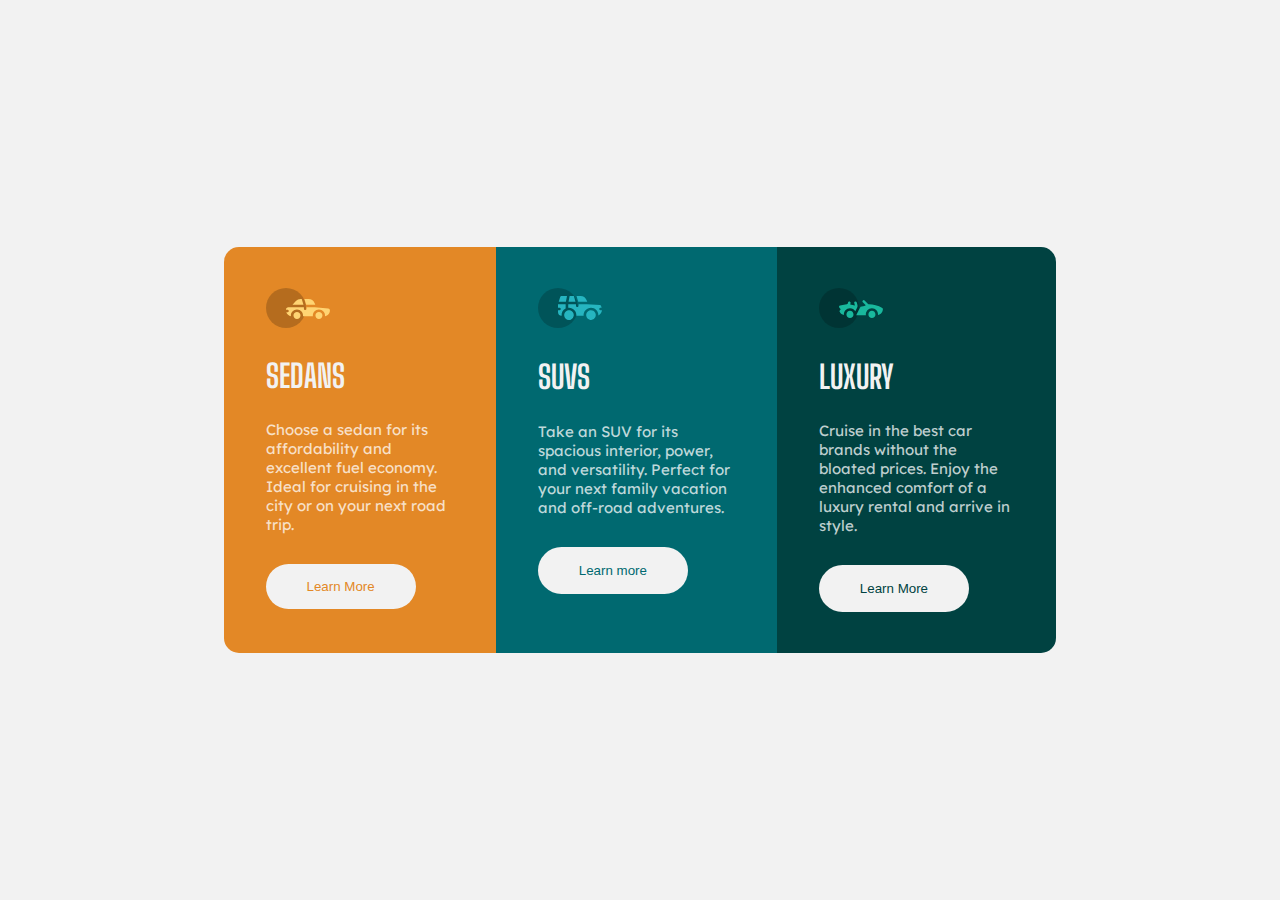
<file: 3-column-preview-card-component-main/index.html>
<!DOCTYPE html>
<html lang="en">

<head>
  <meta charset="UTF-8">
  <meta name="viewport" content="width=device-width, initial-scale=1.0">
  <!-- displays site properly based on user's device -->

  <link rel="icon" type="image/png" sizes="32x32" href="./images/favicon-32x32.png">

  <title>Frontend Mentor | 3-column preview card component</title>

  <!-- Feel free to remove these styles or customise in your own stylesheet 👍 -->
  <!-- <style>
    .attribution { font-size: 11px; text-align: center; }
    .attribution a { color: hsl(228, 45%, 44%); }
  </style> -->

  <link rel="preconnect" href="https://fonts.googleapis.com">
  <link rel="preconnect" href="https://fonts.gstatic.com" crossorigin>
  <link href="https://fonts.googleapis.com/css2?family=Lexend+Deca&display=swap" rel="stylesheet">

  <link rel="preconnect" href="https://fonts.googleapis.com">
  <link rel="preconnect" href="https://fonts.gstatic.com" crossorigin>
  <link href="https://fonts.googleapis.com/css2?family=Big+Shoulders+Display:wght@700&display=swap" rel="stylesheet">


  <link rel="stylesheet" href="./css/style.css">
</head>

<body>

  <div class="card">

    <div class="sedans">
      <img src="./images/icon-sedans.svg" alt="sedan-car">
      <h2>Sedans</h2>
      <p> Choose a sedan for its affordability and excellent fuel economy. Ideal for cruising in the city
        or on your next road trip.</p>
      <button>Learn More</button>
    </div>

    <div class="suvs">
      <img src="./images/icon-suvs.svg" alt="suv-car">
      <h2>SUVs</h2>
      <p>Take an SUV for its spacious interior, power, and versatility. Perfect for your next family vacation
        and off-road adventures.</p>
      <button>Learn more</button>
    </div>

    <div class="luxury">
      <img src="./images/icon-luxury.svg" alt="">
      <h2> Luxury</h2>
      <p>Cruise in the best car brands without the bloated prices. Enjoy the enhanced comfort of a luxury
        rental and arrive in style.</p>
      <button>Learn More</button>
    </div>
  </div>








  <!--   
  <div class="attribution">
    Challenge by <a href="https://www.frontendmentor.io?ref=challenge" target="_blank">Frontend Mentor</a>. 
    Coded by <a href="#">Your Name Here</a>.
  </div> -->
</body>

</html>
</file>
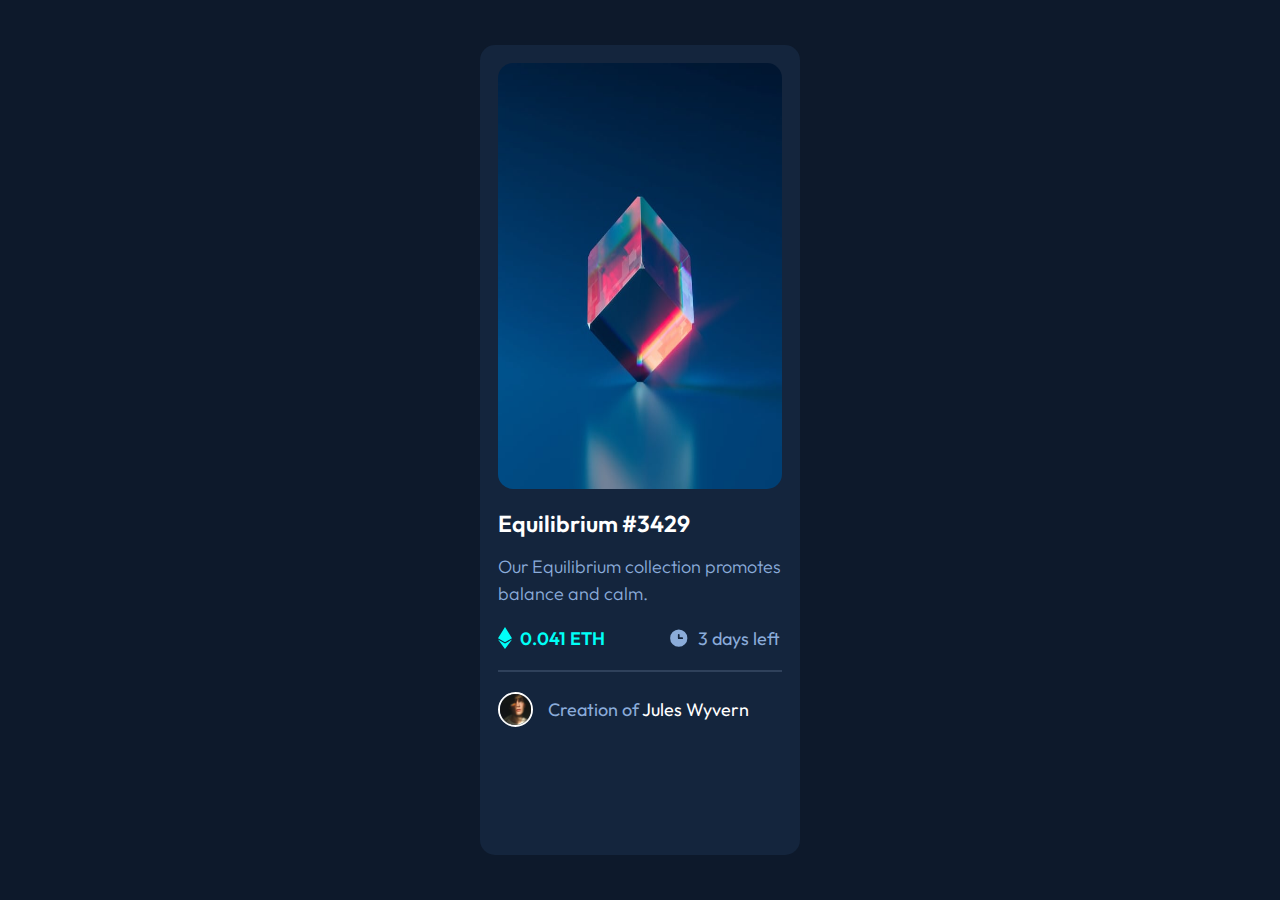
<file: nft-preview-card-component-main/index.html>
<!DOCTYPE html>
<html lang="en">

<head>
  <meta charset="UTF-8">
  <meta name="viewport" content="width=device-width, initial-scale=1.0">
  <!-- displays site properly based on user's device -->

  <link rel="icon" type="image/png" sizes="32x32" href="./images/favicon-32x32.png">

  <title>Frontend Mentor | NFT preview card component</title>

  <link rel="stylesheet" href="./css/style.css">
</head>

<body>

  <div class="card">
    <div class="card-img">
      <img src="./images/image-equilibrium.jpg" alt="equilibrium-logo">
      <div class="card-bg"></div>
      <img src="./images/icon-view.svg" alt="icon-view">
    </div>

    <div class="card-content">
      <h1>Equilibrium #3429</h1>
      <p>Our Equilibrium collection promotes balance and calm.</p>
    </div>

    <div class="card-stats">
      <div class="stats-value">
        <img src="./images/icon-ethereum.svg" alt="etherum-icon">
        <p>0.041 ETH</p>
      </div>
      <div class="stats-value">
        <img src="./images/icon-clock.svg" alt="clock-icon">
        <p>3 days left</p>
      </div>
    </div>

    <div class="footer">
      <div class="footer-img">
        <img src="./images/image-avatar.png" alt="">
      </div>
      <div class="footer-text">Creation of <span>Jules Wyvern</span </div>
      </div>
    </div>










</body>

</html>
</file>
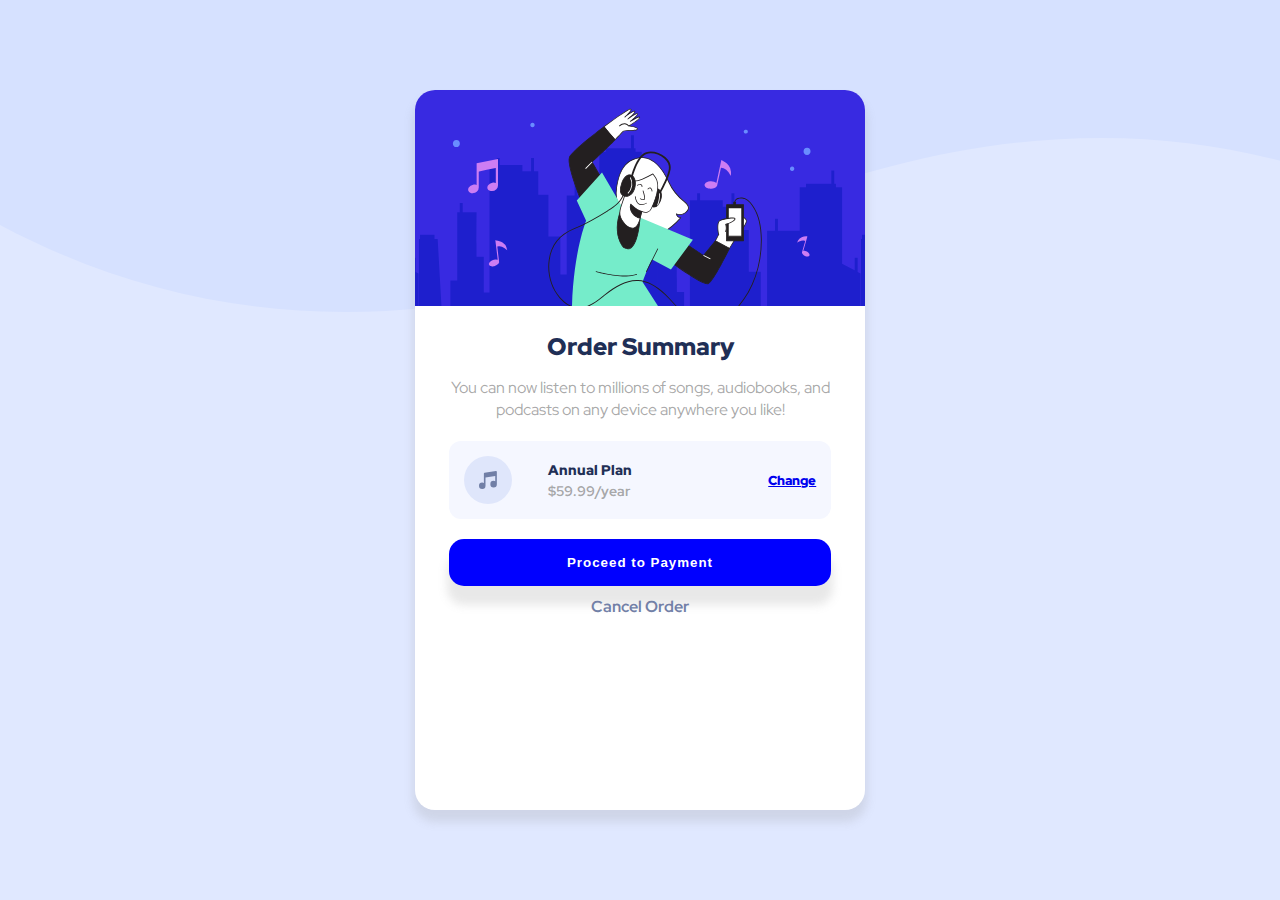
<file: order-summary-component-main/index.html>
<!DOCTYPE html>
<html lang="en">

<head>
  <meta charset="UTF-8">
  <meta name="viewport" content="width=device-width, initial-scale=1.0">



  <title>Frontend Mentor | Order summary card</title>

  <link rel="stylesheet" href="css/main.css">


</head>

<body>
  <div class="box">

    <div class="hero">

    </div>

    <div class="content">
      <h2>Order Summary</h2>
      <p> You can now listen to millions of songs, audiobooks, and podcasts on any device anywhere you like!</p>
    </div>

    <div class="plan-box">
      <div class="plan-box-img">
        <img src="./images/icon-music.svg" alt="icon-music">
      </div>
      <div class="plan-box-text">
        <h5>Annual Plan</h5>
        <p> $59.99/year</p>
      </div>
      <a href="#">Change</a>
    </div>


    <button>Proceed to Payment</button>

    <a class="cancel" href="#">Cancel Order</a>

  </div>

</body>

</html>
</file>
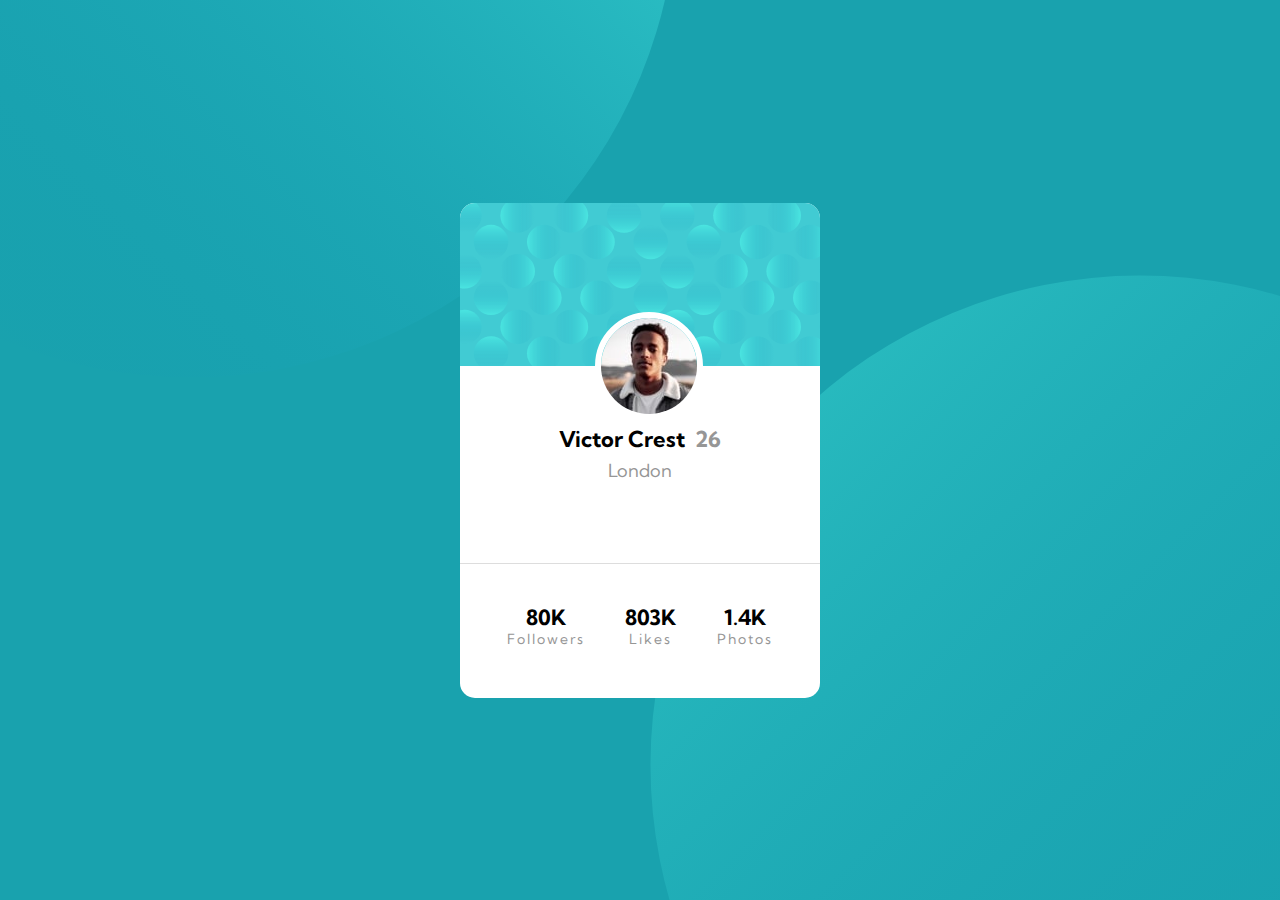
<file: profile-card-component-main/index.html>
<!DOCTYPE html>
<html lang="en">

<head>
  <meta charset="UTF-8">
  <meta name="viewport" content="width=device-width, initial-scale=1.0">
  <!-- displays site properly based on user's device -->

  <link rel="icon" type="image/png" sizes="32x32" href="./images/favicon-32x32.png">

  <title>Frontend Mentor | Profile card component</title>


  <link rel="stylesheet" href="./css/style.css">
</head>

<body>

  <div class="card">
    <div class="background"><img src="./images/image-victor.jpg" alt="portrait"></div>
    <div class="header">
      <h1>Victor Crest <span>26</span></h1>
      <p>London</p>
    </div>
    <ul class="stats">
      <li>
        <h3>80K</h3>
        <p>Followers</p>
      </li>
      <li>
        <h3>803K</h3>
        <p>Likes</p>
      </li>
      <li>
        <h3>1.4K</h3>
        <p>Photos</p>
      </li>
    </ul>
  </div>

</body>

</html>
</file>
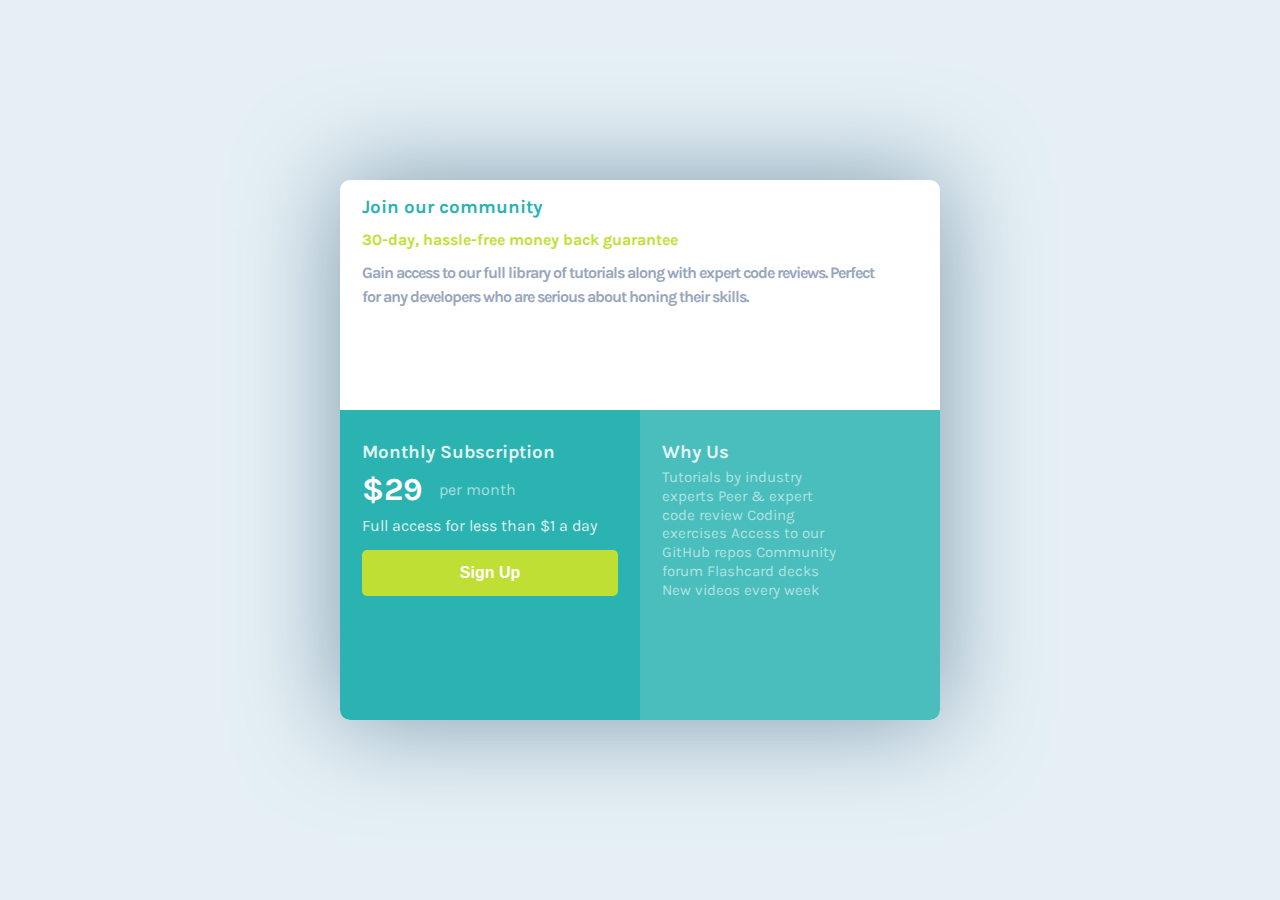
<file: single-price-grid-component-master/index.html>
<!DOCTYPE html>
<html lang="en">

<head>
  <meta charset="UTF-8">
  <meta name="viewport" content="width=device-width, initial-scale=1.0">
  <!-- displays site properly based on user's device -->

  <link rel="icon" type="image/png" sizes="32x32" href="./images/favicon-32x32.png">

  <title>Frontend Mentor | Single Price Grid Component</title>


  <link rel="stylesheet" href="./css/style.css">

</head>

<body>

  <div class="box">

    <div class="first-card">
      <h3>Join our community</h3>
      <p>30-day, hassle-free money back guarantee</p>
      <p>Gain access to our full library of tutorials along with expert code reviews.
        Perfect for any developers who are serious about honing their skills.</p>
    </div>

    <div class="second-card">
      <h3> Monthly Subscription</h3>
      <h1>&dollar;29 <span>per month</span></h1>
      <p>Full access for less than &dollar;1 a day</p>
      <button>Sign Up</button>
    </div>

    <div class="third-card">
      <h3>Why Us</h3>
      <p>Tutorials by industry experts
        Peer &amp; expert code review
        Coding exercises
        Access to our GitHub repos
        Community forum
        Flashcard decks
        New videos every week</p>
    </div>
  </div>



















</body>

</html>
</file>
<file: 3-column-preview-card-component-main/css/style.css>
* {
	margin: 0;
	padding: 0;
	box-sizing: border-box;
}
html {
	font-size: 15px;
}
body {
	display: flex;
	align-items: center;
	justify-content: center;
	background-color: hsl(0, 0%, 95%);
	font-family: "Lexend Deca", sans-serif;
}
h2 {
	font-family: "Big Shoulders Display", cursive;
	text-transform: uppercase;
	font-size: 32px;
	margin: 13% auto;
	color: hsl(0, 0%, 95%);
}
button {
	padding: 7%;
	width: 10rem;
	border-radius: 50px;
	border-color: transparent;
	margin-top: 2rem;
	background-color: hsl(0, 0%, 95%);
	cursor: pointer;
}
p {
	color: hsla(0, 0%, 100%, 0.75);
}

.card {
	width: 90%;
	margin: 20% auto;
	border-radius: 15px;
	overflow: hidden;
}
.sedans,
.suvs,
.luxury {
	padding: 12% 15%;
}
.sedans {
	background-color: hsl(31, 77%, 52%);
}
.suvs {
	background-color: hsl(184, 100%, 22%);
}
.luxury {
	background-color: hsl(179, 100%, 13%);
}

.sedans button {
	color: hsl(31, 77%, 52%);
}
.suvs button {
	color: hsl(184, 100%, 22%);
}
.luxury button {
	color: hsl(179, 100%, 13%);
}

@media screen and (min-width: 700px) {
	body {
		height: 100vh;
	}
	.card {
		display: flex;
		width: 65%;
	}

	.sedans,
	.suvs,
	.luxury {
		padding: 5%;
	}
}
</file>
<file: nft-preview-card-component-main/css/style.css>
@import url("https://fonts.googleapis.com/css2?family=Kumbh+Sans:wght@400;700&family=Outfit:wght@300;400;600&display=swap");

* {
	margin: 0;
	padding: 0;
	box-sizing: border-box;
}

:root {
	--Soft-blue: hsl(215, 51%, 70%);
	--Cyan: hsl(178, 100%, 50%);

	--main-bg: hsl(217, 54%, 11%);
	--card-bg: hsl(216, 50%, 16%);
	--line: hsl(215, 32%, 27%);
	--White: hsl(0, 0%, 100%);
}

body {
	display: flex;
	justify-content: center;
	align-items: center;
	height: 100vh;
	background-color: var(--main-bg);
	font-family: "Kumbh Sans", sans-serif;
	font-family: "Outfit", sans-serif;
	font-size: 18px;
	font-weight: 300;
	color: var(--Soft-blue);
}
.card {
	height: 85%;
	width: 90%;
	max-width: 320px;
	background-color: var(--card-bg);
	padding: 18px;
	border-radius: 15px;
}
.card-img {
	position: relative;
	width: 100%;
	height: 55%;
	border-radius: 15px;
	overflow: hidden;
	cursor: pointer;
	/* transition: all 5s linear; */
}
.card-img img:first-child {
	position: absolute;
	width: 100%;
	height: 100%;
	background-size: cover;
	background-repeat: no-repeat;
}
.card-img img:last-child {
	display: none;
	position: absolute;
	top: 50%;
	left: 50%;
	transform: translate(-50%, -50%);
	width: 15%;
	height: 15%;
	background-size: cover;
	background-repeat: no-repeat;
}
.card-bg {
	display: none;
	position: absolute;
	width: 100%;
	height: 100%;
	background-color: rgba(8, 241, 241, 0.5);
}
.card-content {
	margin-top: 20px;
}

.card-content h1 {
	font-size: 23px;
	font-weight: 600;
	color: var(--White);
}

.card-content p {
	margin-top: 15px;
	line-height: 150%;
}

.card-stats {
	display: flex;
	justify-content: space-between;
}

.stats-value {
	display: flex;
	flex-basis: 40%;
	padding: 20px 0;
}

.stats-value:first-child img {
	/* display: block; */
	width: 14px;
	height: 22px;
}
.stats-value:last-child img {
	width: 22px;
	height: 22px;
}
.stats-value p {
	margin-left: 8px;
}
.stats-value:first-child p {
	font-weight: 600;
	color: var(--Cyan);
}
.stats-value:last-child p {
	font-weight: 400;
}

.footer {
	display: flex;
	align-items: center;
	border-top: 2px solid var(--line);
	padding: 20px 0;
}

.footer-img {
	width: 35px;
	height: 35px;
	border: 2px solid white;
	border-radius: 50%;
}
.footer-img img {
	width: 100%;
	height: 100%;
}

.footer-text {
	font-weight: 400;
	margin-left: 15px;
}
.footer-text span {
	color: var(--White);
}

@media screen and (min-width: 1000px) {
	.card {
		height: 90%;
	}

	.card-img:hover > img:last-child {
		display: block;
	}

	.card-img:hover > .card-bg {
		display: block;
	}
	.card-content h1:hover,
	.footer-text span:hover {
		color: var(--Cyan);
		cursor: pointer;
	}
}
</file>
<file: order-summary-component-main/css/main.css>
@import url("https://fonts.googleapis.com/css2?family=Red+Hat+Display:wght@500;700;900&display=swap");

* {
	margin: 0;
	padding: 0;
	box-sizing: border-box;
}

body {
	display: flex;
	justify-content: center;
	align-items: center;
	height: 100vh;
	font-family: "Red Hat Display", sans-serif;
	background-image: url("../images/pattern-background-mobile.svg");
	background-repeat: no-repeat;
	background-color: hsl(225, 100%, 94%);
}

.box {
	height: 80%;
	width: 80%;
	max-width: 450px;
	background-color: #fff;
	border-radius: 20px;
	overflow: hidden;
	box-shadow: 0px 10px 10px 2px rgba(138, 138, 138, 0.2);
}

.hero {
	background-image: url("../images/illustration-hero.svg");
	background-size: cover;
	width: 100%;
	height: 30%;
	background-position: center;
}
.content {
	text-align: center;
	padding: 25px 29px 0px 29px;
}
.content h2 {
	font-weight: 900;
	color: hsl(223, 47%, 23%);
	margin-bottom: 15px;
}
.content p {
	color: #8a8a8abd;
	margin-bottom: 20px;
	line-height: 22px;
}
.plan-box {
	width: 85%;
	display: flex;
	padding: 15px;
	align-items: center;
	justify-content: space-between;
	margin: 0 auto;
	background-color: hsl(225, 100%, 98%);
	border-radius: 12px;
}
.plan-box-text {
	margin-left: -10px;
	color: #8a8a8abd;
	font-weight: 700;
	font-size: 14px;
}
.plan-box-text h5 {
	font-weight: 900;
	color: hsl(223, 47%, 23%);
	margin-bottom: 3px;
	font-size: 14px;
}
.plan-box-img {
	display: flex;
	align-items: center;
}
.plan-box a {
	font-weight: 900;
	font-size: 13px;
	cursor: pointer;
}
button {
	display: block;
	width: 85%;
	margin: 20px auto 10px;
	padding: 14px;
	border-radius: 15px;
	border-color: transparent;
	background-color: blue;
	color: white;
	font-weight: 900;
	letter-spacing: 1px;
	box-shadow: 0px 17px 10px 2px rgba(138, 138, 138, 0.2);
	cursor: pointer;
}

.cancel {
	display: flex;
	align-items: center;
	justify-content: center;
	padding: 5px;
	color: hsl(224, 23%, 55%);
	text-decoration: none;
	font-weight: 700;
}

@media screen and (min-width: 1000px) {
	body {
		background-image: url("../images/pattern-background-desktop.svg");
		background-position: 0 -125px;
	}
	.hero {
		background-size: contain;
	}
	.plan-box-text {
		margin-left: -100px;
	}
	.cancel {
		margin-top: -5px;
	}
}
</file>
<file: profile-card-component-main/css/style.css>
@import url("https://fonts.googleapis.com/css2?family=Kumbh+Sans:wght@400;700&display=swap");

* {
	margin: 0;
	padding: 0;
	box-sizing: border-box;
	list-style: none;
}

html {
	font-size: 18px;
}

body {
	display: flex;
	justify-content: center;
	align-items: center;
	font-family: "Kumbh Sans", sans-serif;
	background-color: hsl(185, 75%, 39%);
	background-image: url(../images/bg-pattern-top.svg),
		url(../images/bg-pattern-bottom.svg);
	background-position: -750px -600px, 150px 250px;
	background-repeat: no-repeat, no-repeat;
	height: 100vh;
}

.card {
	height: 55%;
	width: 90%;
	max-width: 360px;
	background-color: #fff;
	border-radius: 15px;
	border-color: transparent;
	overflow: hidden;
}

.background {
	position: relative;
	height: 33%;
	width: 105%;
	background: url(../images/bg-pattern-card.svg);
	background-size: cover;
}
.background > img {
	position: absolute;
	border-radius: 50%;
	border: 6px solid white;
	top: 100%;
	right: 50%;
	transform: translate(50%, -50%);
}
.header {
	height: 40%;
	border-bottom: 0.1rem solid #ddd;
	text-align: center;
}

h1 {
	font-size: 22px;
}
.header h1 {
	padding-top: 3.3rem;
}

.header h1 span {
	color: hsl(0, 0%, 59%);
	padding-left: 5px;
}

.header p {
	padding-top: 0.3rem;
	color: hsl(0, 0%, 59%);
}

.stats {
	height: 25%;
	display: flex;
	justify-content: space-around;
	align-items: center;
	text-align: center;
	padding: 0rem 1.5rem;
}
.stats p {
	font-size: 14px;
	letter-spacing: 2px;
	color: hsl(0, 0%, 59%);
}

@media screen and (min-width: 600px) {
	body {
		background-position: -300px -600px, 650px 275px;
	}
}
</file>
<file: single-price-grid-component-master/css/style.css>
@import url("https://fonts.googleapis.com/css2?family=Karla:wght@400;700&display=swap");

* {
	padding: 0;
	margin: 0;
	box-sizing: border-box;
}

:root {
	--Cyan: rgb(42, 178, 175);
	--Bright: hsl(71, 73%, 54%);
	--Light: #e5eff5;
	--Grayish: #98a6bd;
}

body {
	display: flex;
	justify-content: center;
	align-items: center;
	height: 100vh;
	background-color: var(--Light);
	font-family: "Karla", sans-serif;
	font-weight: 400;
}

.box {
	display: flex;
	flex-direction: column;
	justify-content: center;
	height: 90%;
	max-width: 320px;
	background-color: #fff;
	border-radius: 10px;
	box-shadow: 0px 0px 100px 0px rgba(126, 156, 173, 1);
	overflow: hidden;
}

.first-card,
.second-card,
.third-card {
	padding: 16px 22px;
}
.first-card {
	flex-basis: 36%;
	/* background-color: #ddd; */
}
.first-card h3 {
	color: rgb(43, 179, 177);
	font-weight: 700;
}

.first-card p:nth-of-type(1) {
	margin-top: 12px;
	color: var(--Bright);
	font-weight: 700;
}

.first-card p:nth-of-type(2) {
	margin-top: 12px;
	color: var(--Grayish);
	font-weight: 700;
	line-height: 150%;
	letter-spacing: -1px;
}
.second-card {
	flex-basis: 33%;
	background-color: rgb(43, 179, 177);
}

.second-card h3 {
	color: rgba(255, 255, 255, 0.856);
	font-weight: 700;
}

.second-card h1 {
	display: flex;
	align-items: center;
	color: #fff;
	margin-top: 8px;
}

.second-card h1 span {
	font-size: 16px;
	margin-left: 16px;
	color: rgba(255, 255, 255, 0.582);
	font-weight: 400;
}

.second-card p {
	color: rgba(255, 255, 255, 0.856);
	margin: 8px auto 15px;
}

.second-card button {
	display: block;
	margin: 5px auto 3px;
	width: 100%;
	padding: 12px;
	border-radius: 5px;
	border-color: transparent;
	background-color: var(--Bright);
	color: #fff;
	font-weight: 700;
	font-size: 16px;
}
.third-card {
	flex-basis: 33%;
	background-color: rgb(74, 190, 189);
	margin-top: -2px;
}
.third-card h3 {
	color: rgba(255, 255, 255, 0.856);
	font-weight: 700;
	margin-bottom: 5px;
}

.third-card p {
	color: rgba(255, 255, 255, 0.582);
	margin-right: 80px;
	/* letter-spacing: -0.5px; */
	line-height: 125%;
	font-size: 15px;
}
@media screen and (min-width: 600px) {
	.box {
		display: flex;
		flex-direction: row;
		flex-wrap: wrap;
		max-width: 600px;
		height: 60%;
	}
	.first-card {
		flex-basis: 100%;
		height: 43%;
		flex-grow: 1;
		margin-right: 40px;
	}
	.second-card,
	.third-card {
		flex-grow: 1;
        /* padding-left:22px; */
	}
	.second-card {
		height: 60%;
		margin-top: -2px;
	}
	.second-card h3,
	.third-card h3 {
		margin-top: 15px;
	}
}
</file>
